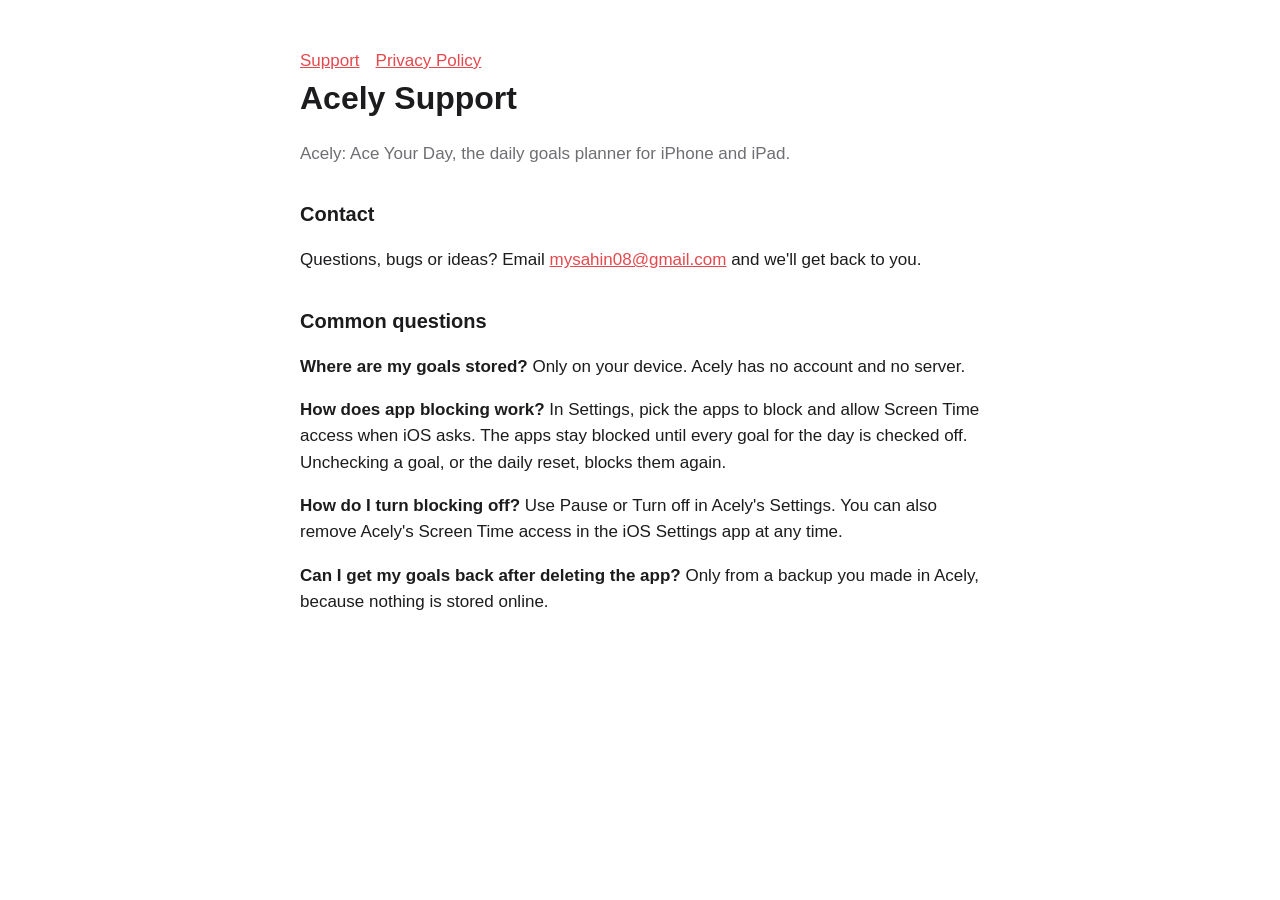
<file: index.html>
<!doctype html><html lang="en"><head><meta charset="utf-8"><meta name="viewport" content="width=device-width,initial-scale=1"><title>Acely Support</title><link rel="stylesheet" href="style.css"></head>
<body><main>
<nav><a href="index.html">Support</a><a href="privacy.html">Privacy Policy</a></nav>
<h1>Acely Support</h1>
<p class="muted">Acely: Ace Your Day, the daily goals planner for iPhone and iPad.</p>
<h2>Contact</h2>
<p>Questions, bugs or ideas? Email <a href="mailto:mysahin08@gmail.com">mysahin08@gmail.com</a> and we'll get back to you.</p>
<h2>Common questions</h2>
<p><strong>Where are my goals stored?</strong> Only on your device. Acely has no account and no server.</p>
<p><strong>How does app blocking work?</strong> In Settings, pick the apps to block and allow Screen Time access when iOS asks. The apps stay blocked until every goal for the day is checked off. Unchecking a goal, or the daily reset, blocks them again.</p>
<p><strong>How do I turn blocking off?</strong> Use Pause or Turn off in Acely's Settings. You can also remove Acely's Screen Time access in the iOS Settings app at any time.</p>
<p><strong>Can I get my goals back after deleting the app?</strong> Only from a backup you made in Acely, because nothing is stored online.</p>
</main></body></html>
</file>
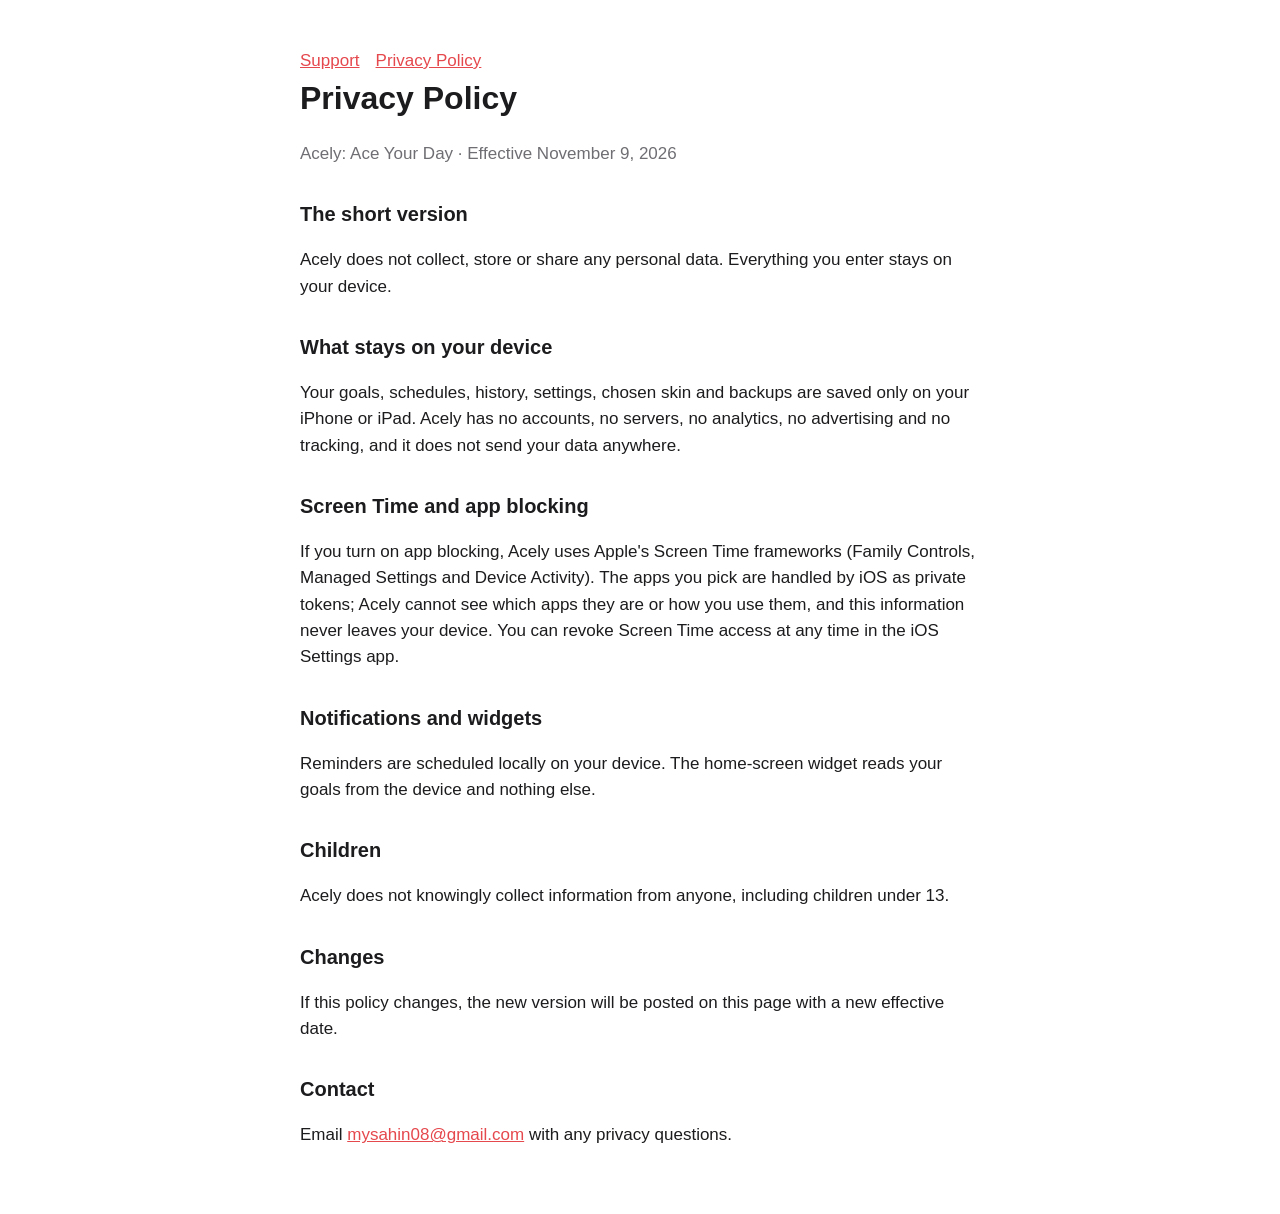
<file: privacy.html>
<!doctype html><html lang="en"><head><meta charset="utf-8"><meta name="viewport" content="width=device-width,initial-scale=1"><title>Acely Privacy Policy</title><link rel="stylesheet" href="style.css"></head>
<body><main>
<nav><a href="index.html">Support</a><a href="privacy.html">Privacy Policy</a></nav>
<h1>Privacy Policy</h1>
<p class="muted">Acely: Ace Your Day · Effective November 9, 2026</p>
<h2>The short version</h2>
<p>Acely does not collect, store or share any personal data. Everything you enter stays on your device.</p>
<h2>What stays on your device</h2>
<p>Your goals, schedules, history, settings, chosen skin and backups are saved only on your iPhone or iPad. Acely has no accounts, no servers, no analytics, no advertising and no tracking, and it does not send your data anywhere.</p>
<h2>Screen Time and app blocking</h2>
<p>If you turn on app blocking, Acely uses Apple's Screen Time frameworks (Family Controls, Managed Settings and Device Activity). The apps you pick are handled by iOS as private tokens; Acely cannot see which apps they are or how you use them, and this information never leaves your device. You can revoke Screen Time access at any time in the iOS Settings app.</p>
<h2>Notifications and widgets</h2>
<p>Reminders are scheduled locally on your device. The home-screen widget reads your goals from the device and nothing else.</p>
<h2>Children</h2>
<p>Acely does not knowingly collect information from anyone, including children under 13.</p>
<h2>Changes</h2>
<p>If this policy changes, the new version will be posted on this page with a new effective date.</p>
<h2>Contact</h2>
<p>Email <a href="mailto:mysahin08@gmail.com">mysahin08@gmail.com</a> with any privacy questions.</p>
</main></body></html>
</file>
<file: style.css>
:root{--bg:#fff;--fg:#1c1c1e;--muted:#6e6e73;--accent:#e5484d}
@media (prefers-color-scheme:dark){:root{--bg:#111113;--fg:#f2f2f7;--muted:#a1a1a6}}
body{margin:0;background:var(--bg);color:var(--fg);font:17px/1.55 -apple-system,BlinkMacSystemFont,"Segoe UI",sans-serif}
main{max-width:680px;margin:0 auto;padding:48px 16px}
h1{font-size:32px;margin:0 0 4px}h2{font-size:20px;margin:32px 0 8px}
.muted{color:var(--muted)}a{color:var(--accent)}nav a{margin-right:16px}
</file>
